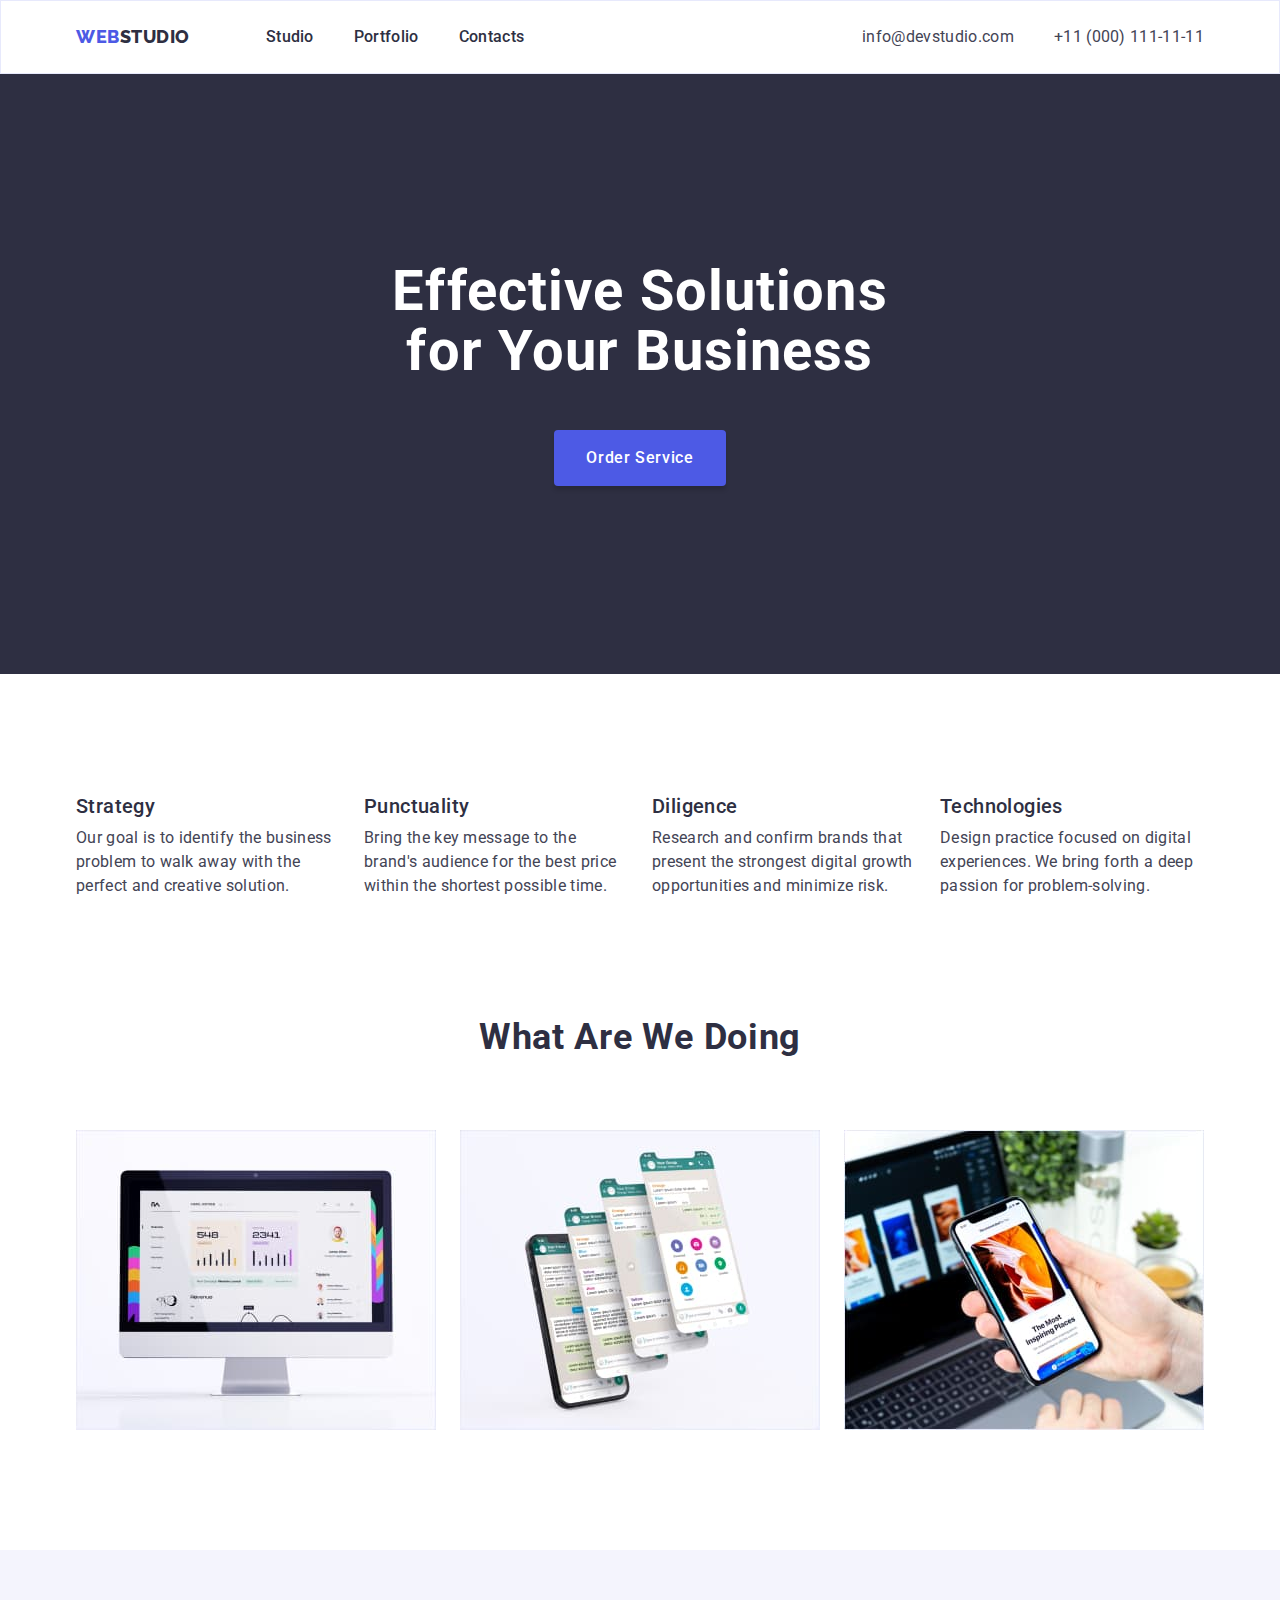
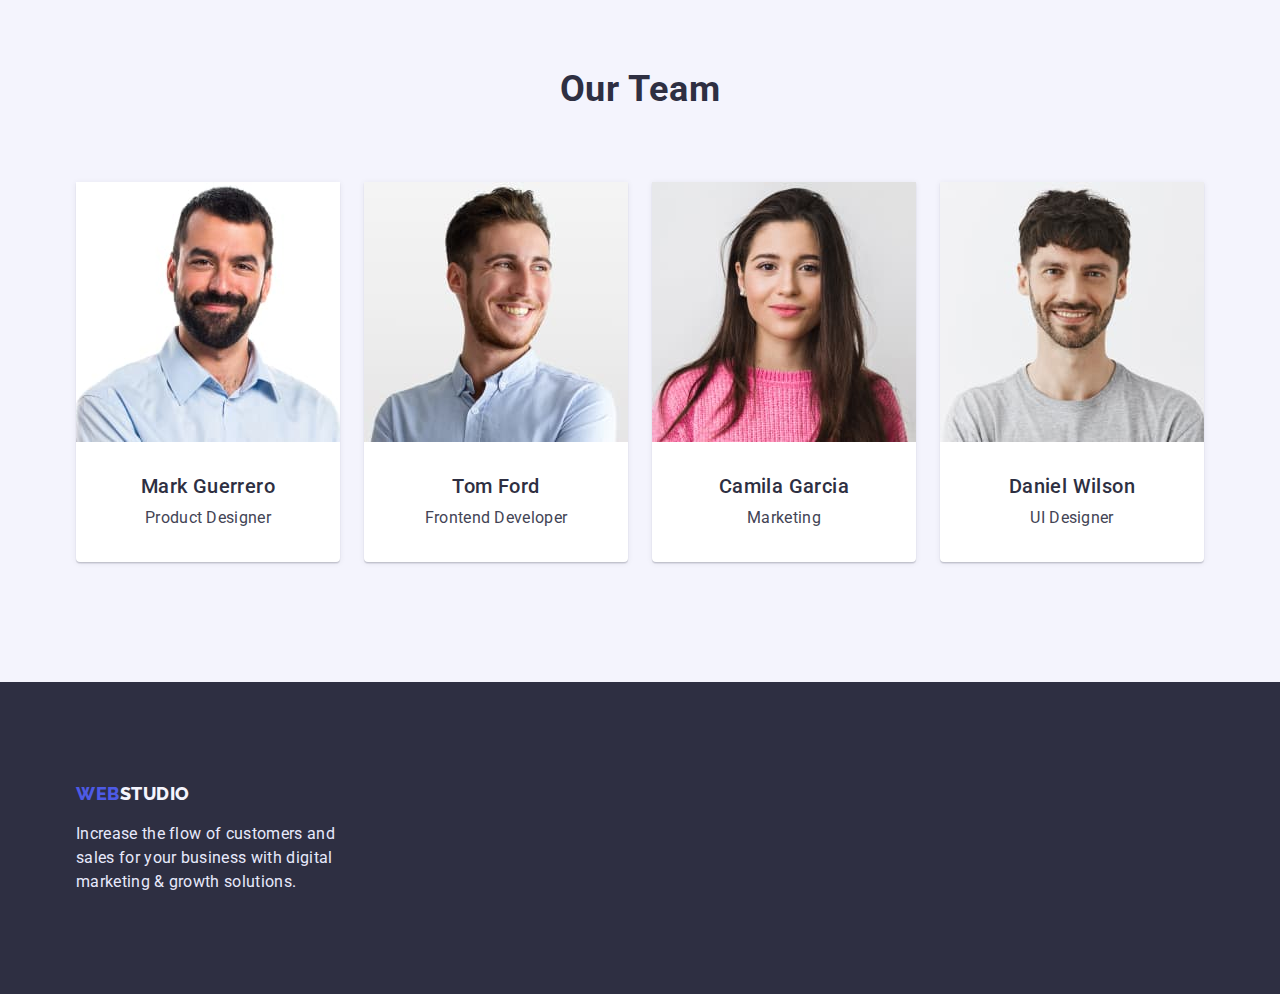
<file: index.html>
<!DOCTYPE html>

<html lang="en">
  <head>
    <meta charset="UTF-8" />
    <meta http-equiv="X-UA-Compatible" content="IE=edge" />
    <meta name="viewport" content="width=device-width, initial-scale=1.0" />
    <title>Web Studio</title>
    <meta name="description" content="Effective Solutions for Your Business" />
    <link rel="preconnect" href="https://fonts.googleapis.com" />
    <link rel="preconnect" href="https://fonts.gstatic.com" crossorigin />
    <link
      rel="stylesheet"
      href="https://fonts.googleapis.com/css2?family=Raleway:wght@800&family=Roboto:wght@400;500;700;900&display=swap"
    />
    <link
      rel="stylesheet"
      href="https://cdn.jsdelivr.net/npm/modern-normalize@1.1.0/modern-normalize.min.css"
    />
    <link rel="stylesheet" href="./css/styles.css" />
  </head>

  <body>
    <!-- =====##### *HEADER* #####===== -->
    <header class="header">
      <div class="container header-container">
        <!-- The logo & Main navigation -->
        <nav class="menu">
          <a class="logo link" href="./index.html"
            >Web<span class="logo-theme-light">Studio</span></a
          >
          <ul class="list menu">
            <li class="menu-item"><a class="menu-link link" href="./index.html">Studio</a></li>
            <li class="menu-item">
              <a class="menu-link link" href="./portfolio.html">Portfolio</a>
            </li>
            <li class="menu-item"><a class="menu-link link" href="#">Contacts</a></li>
          </ul>
        </nav>

        <!-- Contacts -->
        <address>
          <ul class="list address-container">
            <li class="contact-item">
              <a class="contact link" href="mailto:info@devstudio.com">info@devstudio.com</a>
            </li>
            <li class="contact-item">
              <a class="contact link" href="tel:+11(000)111-11-11"> +11 (000) 111-11-11</a>
            </li>
          </ul>
        </address>
      </div>
    </header>

    <!-- =====##### *MAIN* #####===== -->
    <main>
      <!-- Hero-image section -->
      <section class="hero">
        <div class="container">
          <h1 class="hero-title">Effective Solutions for Your Business</h1>
          <button class="hero-button" type="button">Order Service</button>
        </div>
      </section>

      <!-- Section 1 -->
      <!-- Part 1 (Оur features/Principles of work) -->
      <section class="feature section">
        <div class="container">
          <h2 class="visually-hidden">Our Features</h2>
          <ul class="list features-container">
            <li>
              <div class="article">
                <h3 class="title">Strategy</h3>
                <p class="text">
                  Our goal is to identify the business problem to walk away with the perfect and
                  creative solution.
                </p>
              </div>
            </li>
            <li>
              <div class="article">
                <h3 class="title">Punctuality</h3>
                <p class="text">
                  Bring the key message to the brand's audience for the best price within the
                  shortest possible time.
                </p>
              </div>
            </li>
            <li>
              <div class="article">
                <h3 class="title">Diligence</h3>
                <p class="text">
                  Research and confirm brands that present the strongest digital growth
                  opportunities and minimize risk.
                </p>
              </div>
            </li>
            <li>
              <div class="article">
                <h3 class="title">Technologies</h3>
                <p class="text">
                  Design practice focused on digital experiences. We bring forth a deep passion for
                  problem-solving.
                </p>
              </div>
            </li>
          </ul>
        </div>

        <!-- Part 2 (What are we doing/Company activities definition) -->
        <div class="container">
          <h2 class="subtitle">What are we doing</h2>
          <ul class="list definition-container">
            <li>
              <img
                src="./images/what-are-we-doing/img-1.jpg"
                alt="a computer monitor"
                width="360"
                height="300"
              />
            </li>
            <li>
              <img
                src="./images/what-are-we-doing/img-2.jpg"
                alt="the types of phones screens"
                width="360"
                height="300"
              />
            </li>
            <li>
              <img
                src="./images/what-are-we-doing/img-3.jpg"
                alt="phone with colorful screen"
                width="360"
                height="300"
              />
            </li>
          </ul>
        </div>
      </section>

      <!-- Section 2 (Our team) -->
      <section class="team section">
        <h2 class="subtitle">Our Team</h2>
        <div class="container">
          <ul class="list team-container">
            <li>
              <div class="team-card">
                <img
                  src="./images/our-team/img1-mark-guerrero.jpg"
                  alt="Photo of Mark Guerrero"
                  width="264"
                  height="260"
                />
                <div class="unit-name">
                  <h3 class="team-card-title">Mark Guerrero</h3>
                  <p class="team-card-text">Product Designer</p>
                </div>
              </div>
            </li>
            <li>
              <div class="team-card">
                <img
                  src="./images/our-team/img2-tom-ford.jpg"
                  alt="Photo of Tom Ford"
                  width="264"
                  height="260"
                />
                <div class="unit-name">
                  <h3 class="team-card-title">Tom Ford</h3>
                  <p class="team-card-text">Frontend Developer</p>
                </div>
              </div>
            </li>
            <li>
              <div class="team-card">
                <img
                  src="./images/our-team/img3-camila-garcia.jpg"
                  alt="Photo of Camila Garcia"
                  width="264"
                  height="260"
                />
                <div class="unit-name">
                  <h3 class="team-card-title">Camila Garcia</h3>
                  <p class="team-card-text">Marketing</p>
                </div>
              </div>
            </li>
            <li>
              <div class="team-card">
                <img
                  src="./images/our-team/img4-daniel-wilson.jpg"
                  alt="Photo of Daniel Wilson"
                  width="264"
                  height="260"
                />
                <div class="unit-name">
                  <h3 class="team-card-title">Daniel Wilson</h3>
                  <p class="team-card-text">UI Designer</p>
                </div>
              </div>
            </li>
          </ul>
        </div>
      </section>
    </main>

    <!-- =====##### *FOOTER* #####===== -->
    <footer class="footer">
      <div class="container">
        <a class="logo link" href="">Web<span class="logo-theme-dark">Studio</span></a>
        <p class="footer-text">
          Increase the flow of customers and sales for your business with digital marketing & growth
          solutions.
        </p>
      </div>
    </footer>
  </body>
</html>
</file>
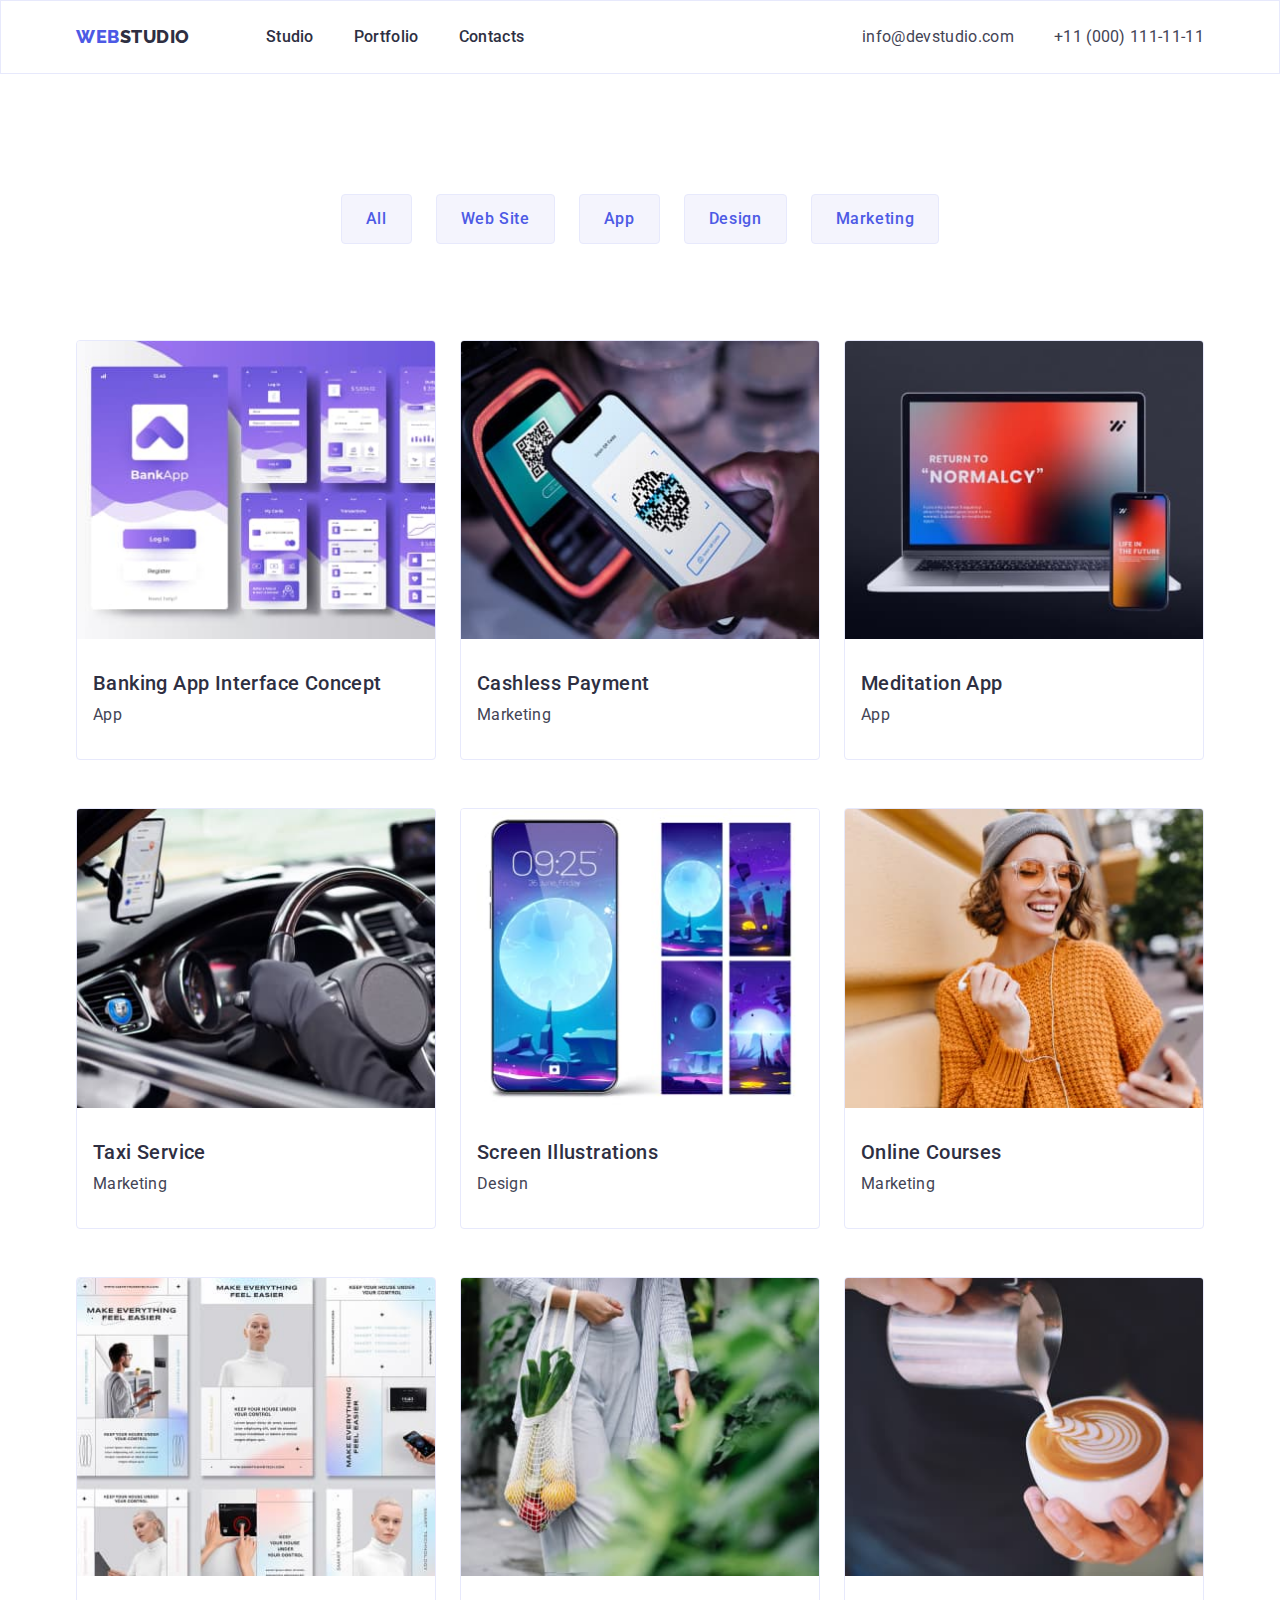
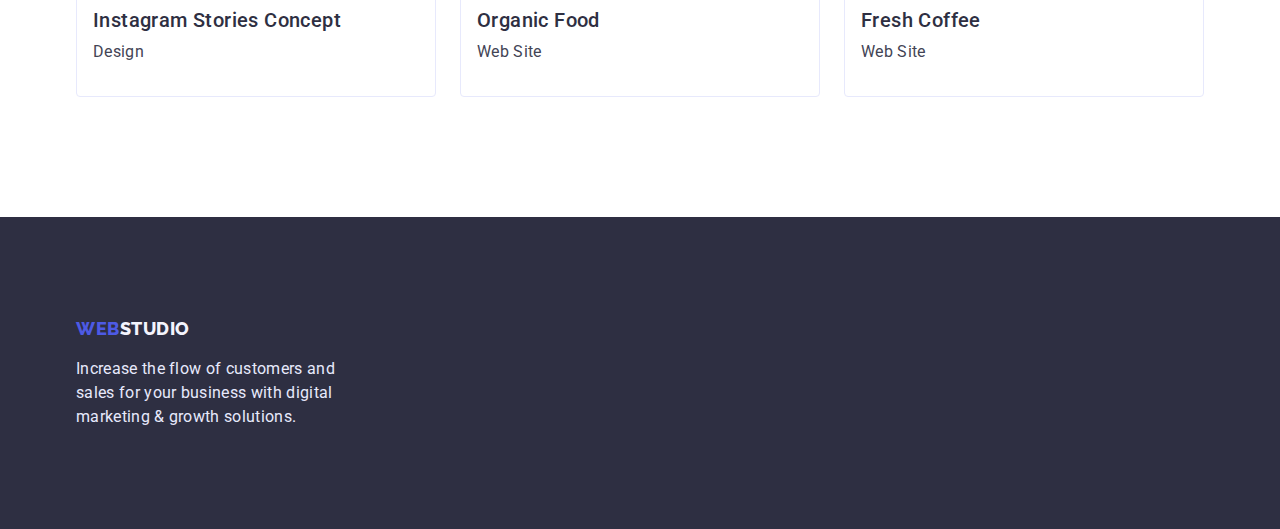
<file: portfolio.html>
<!DOCTYPE html>

<html lang="en">
  <head>
    <meta charset="UTF-8" />
    <meta http-equiv="X-UA-Compatible" content="IE=edge" />
    <meta name="viewport" content="width=device-width, initial-scale=1.0" />
    <title>Portfolio</title>
    <link rel="preconnect" href="https://fonts.googleapis.com" />
    <link rel="preconnect" href="https://fonts.gstatic.com" crossorigin />
    <link
      rel="stylesheet"
      href="https://fonts.googleapis.com/css2?family=Raleway:wght@800&family=Roboto:wght@400;500;700;900&display=swap"
    />
    <link
      rel="stylesheet"
      href="https://cdn.jsdelivr.net/npm/modern-normalize@1.1.0/modern-normalize.min.css"
    />
    <link rel="stylesheet" href="./css/styles.css" />
  </head>

  <body>
    <!-- =====##### *HEADER* #####===== -->
    <header class="header">
      <div class="container header-container">
        <!-- The logo & Main navigation -->
        <nav class="menu">
          <a class="logo link" href="./index.html"
            >Web<span class="logo-theme-light">Studio</span></a
          >
          <ul class="list menu">
            <li class="menu-item"><a class="menu-link link" href="./index.html">Studio</a></li>
            <li class="menu-item">
              <a class="menu-link link" href="./portfolio.html">Portfolio</a>
            </li>
            <li class="menu-item"><a class="menu-link link" href="#">Contacts</a></li>
          </ul>
        </nav>

        <!-- Contacts -->
        <address>
          <ul class="list address-container">
            <li class="contact-item">
              <a class="contact link" href="mailto:info@devstudio.com">info@devstudio.com</a>
            </li>
            <li class="contact-item">
              <a class="contact link" href="tel:+11(000)111-11-11"> +11 (000) 111-11-11</a>
            </li>
          </ul>
        </address>
      </div>
    </header>

    <!-- =====##### *MAIN* #####===== -->
    <main>
      <section class="section">
        <div class="container">
          <h1 class="visually-hidden">Portfolio</h1>

          <!--Filters-->
          <ul class="list button-container">
            <li><button class="filter-button" type="button">All</button></li>
            <li><button class="filter-button" type="button">Web Site</button></li>
            <li><button class="filter-button" type="button">App</button></li>
            <li><button class="filter-button" type="button">Design</button></li>
            <li><button class="filter-button" type="button">Marketing</button></li>
          </ul>

          <!--Content Cards (Examples of content)-->
          <ul class="list card-container">
            <li class="card-item">
              <article class="card">
                <div>
                  <img
                    src="./images/pirtfolio-card-content/img-1.jpg"
                    alt="example of banking app design"
                  />
                </div>
                <div class="card-content">
                  <h2 class="title">Banking App Interface Concept</h2>
                  <p class="text">App</p>
                </div>
              </article>
            </li>
            <li class="card-item">
              <article class="card">
                <div>
                  <img
                    src="./images/pirtfolio-card-content/img-2.jpg"
                    alt="mobile type of cashless payments and digital wallets"
                  />
                </div>
                <div class="card-content">
                  <h2 class="title">Cashless Payment</h2>
                  <p class="text">Marketing</p>
                </div>
              </article>
            </li>
            <li class="card-item">
              <article class="card">
                <div>
                  <img
                    src="./images/pirtfolio-card-content/img-3.jpg"
                    alt="example of meditation app design for laptops and mobile phones"
                  />
                </div>
                <div class="card-content">
                  <h2 class="title">Meditation App</h2>
                  <p class="text">App</p>
                </div>
              </article>
            </li>
            <li class="card-item">
              <article class="card">
                <div>
                  <img
                    src="./images/pirtfolio-card-content/img-4.jpg"
                    alt="the driver holds the steering wheel of the car"
                  />
                </div>
                <div class="card-content">
                  <h2 class="title">Taxi Service</h2>
                  <p class="text">Marketing</p>
                </div>
              </article>
            </li>
            <li class="card-item">
              <article class="card">
                <div>
                  <img
                    src="./images/pirtfolio-card-content/img-5.jpg"
                    alt="examples of animated phone wallpapers"
                  />
                </div>
                <div class="card-content">
                  <h2 class="title">Screen Illustrations</h2>
                  <p class="text">Design</p>
                </div>
              </article>
            </li>
            <li class="card-item">
              <article class="card">
                <div>
                  <img
                    src="./images/pirtfolio-card-content/img-6.jpg"
                    alt="smiling girl whith mobile phone"
                  />
                </div>
                <div class="card-content">
                  <h2 class="title">Online Courses</h2>
                  <p class="text">Marketing</p>
                </div>
              </article>
            </li>
            <li class="card-item">
              <article class="card">
                <div>
                  <img
                    src="./images/pirtfolio-card-content/img-7.jpg"
                    alt="examples of insanely creative instagram stories"
                  />
                </div>
                <div class="card-content">
                  <h2 class="title">Instagram Stories Concept</h2>
                  <p class="text">Design</p>
                </div>
              </article>
            </li>
            <li class="card-item">
              <article class="card">
                <div>
                  <img
                    src="./images/pirtfolio-card-content/img-8.jpg"
                    alt="a woman is carrying a bag with vegetables"
                  />
                </div>
                <div class="card-content">
                  <h2 class="title">Organic Food</h2>
                  <p class="text">Web Site</p>
                </div>
              </article>
            </li>
            <li class="card-item">
              <article class="card">
                <div>
                  <img
                    src="./images/pirtfolio-card-content/img-9.jpg"
                    alt="barista makes coffee with milk"
                  />
                </div>
                <div class="card-content">
                  <h2 class="title">Fresh Coffee</h2>
                  <p class="text">Web Site</p>
                </div>
              </article>
            </li>
          </ul>
        </div>
      </section>
    </main>

    <!-- =====##### *FOOTER* #####===== -->
    <footer class="footer">
      <div class="container">
        <a class="logo link" href="">Web<span class="logo-theme-dark">Studio</span></a>
        <p class="footer-text">
          Increase the flow of customers and sales for your business with digital marketing & growth
          solutions.
        </p>
      </div>
    </footer>
  </body>
</html>
</file>
<file: css/styles.css>
/* =====##### *CSS-змінні* #####===== */

:root {
  /* === Selection Colors === */
  --color-iris: #4d5ae5;
  --color-ocean: #404bbf;
  --color-navy-blue: #2e2f42;
  --color-slate: #434455;
  --color-cornflower: #e7e9fc;
  --color-cloud: #f4f4fd;
  --color-white: #ffffff;
  --color-black: #000000;

  /* === Fonts === */
  --primary-font: 'Roboto', sans-serif;
  --secondary-font: 'Raleway', sans-serif;

  /* === Text Colors === */
  --primary-text-color: #2e2f42;
  --secondary-text-color: #434455;
  --footer-text-color: #e7e9fc;

  /* === Background Colors ===*/
  --background-light-color: #ffffff;
  --backgraund-grey-color: #f4f4fd;
  --backgraund-dark-color: #2e2f42;
}

/* Скидання дефолтних стилів від браузера */

h1,
h2,
h3,
p {
  margin-top: 0;
  margin-bottom: 0;
}

ul {
  margin-top: 0;
  margin-bottom: 0;
  padding-left: 0;
}

img {
  display: block;
  max-width: 100%;
  height: auto;
}

.list {
  list-style: none;
}

.link {
  text-decoration: none;
}

.visually-hidden {
  position: absolute;
  width: 1px;
  height: 1px;
  margin: -1px;
  border: 0;
  padding: 0;

  white-space: nowrap;
  clip-path: inset(100%);
  clip: rect(0 0 0 0);
  overflow: hidden;
}

body {
  font-family: var(--primary-font);
  color: var(--primary-text-color);
}

/* Допоміжний контейнер та клас */

.container {
  max-width: 1158px;
  padding-left: 15px;
  padding-right: 15px;
  margin-left: auto;
  margin-right: auto;
}

.section {
  padding-top: 120px;
  padding-bottom: 120px;
}

/* =====##### *HEADER* #####===== */

.header {
  padding-top: 24px;
  padding-bottom: 24px;
  border: 1px solid var(--color-cornflower);
  background-color: var(--background-light-color);
}

.header-container {
  display: flex;
  align-items: center;
  justify-content: space-between;
}

/* -- The logo & Main navigation -- */

.menu {
  display: flex;
  align-items: center;
}

.logo {
  font-family: var(--secondary-font);
  font-weight: 800;
  font-size: 18px;
  line-height: 1.33;
  letter-spacing: 0.03em;
  text-transform: uppercase;
  color: var(--color-iris);

  margin-right: 76px;
}
.logo-theme-light {
  color: var(--color-navy-blue);
}
.logo-theme-dark {
  color: var(--color-cloud);
}

.menu-item:not(:last-child) {
  margin-right: 40px;
}

.menu-link {
  font-weight: 500;
  font-size: 16px;
  line-height: 1.5;
  letter-spacing: 0.02em;
  color: var(--color-navy-blue);
}
.menu-link:hover,
.menu-link:focus {
  color: var(--color-ocean);
}

/* -- Contacts -- */

.address-container {
  display: flex;
  align-items: center;
}

.contact-item:not(:last-child) {
  margin-right: 40px;
}

.contact {
  font-style: normal;
  font-size: 16px;
  line-height: 1.5;
  letter-spacing: 0.02em;
  color: var(--color-slate);
}
.contact:hover,
.contact:focus {
  color: var(--color-ocean);
}

/* =====##### *MAIN* #####===== */

/* -- Hero-image section -- */

.hero {
  background-color: var(--backgraund-dark-color);
  padding: 188px 0px;
}

.hero-title {
  font-size: 56px;
  line-height: 1.07;
  text-align: center;
  letter-spacing: 0.02em;
  color: var(--color-white);

  width: 500px;
  margin-right: auto;
  margin-bottom: 48px;
  margin-left: auto;
}

.hero-button {
  font-family: var(--primary-font);
  font-weight: 500;
  font-size: 16px;
  line-height: 1.5;
  letter-spacing: 0.04em;
  color: var(--color-white);
  background-color: var(--color-iris);

  padding: 16px 32px;
  margin-right: auto;
  margin-left: auto;

  border: none;
  border-radius: 4px;
  box-shadow: 0px 4px 4px rgba(0, 0, 0, 0.15);
  cursor: pointer;

  display: block;
}
.hero-button:hover,
.hero-button:focus {
  background-color: var(--color-ocean);
}

/* -- Sections -- */

.feature {
  background-color: var(--background-light-color);
}

.features-container {
  display: flex;
  align-items: center;
  gap: 24px;
}

.article {
  margin-bottom: 120px;
}

.definition-container {
  display: flex;
  align-items: center;
  gap: 24px;
}

.team {
  background-color: var(--backgraund-grey-color);
}
.team-container {
  display: flex;
  align-items: center;
  flex-wrap: wrap;
  gap: 24px;
}
.team-card {
  justify-content: center;
  align-items: center;
  padding: 0px 0px 32px;
  gap: 32px;
  background: var(--color-white);
  box-shadow: 0px 1px 6px rgba(46, 47, 66, 0.08), 0px 1px 1px rgba(46, 47, 66, 0.16),
    0px 2px 1px rgba(46, 47, 66, 0.08);
  border-radius: 0px 0px 4px 4px;
}

.unit-name {
  padding-top: 32px;
}

.team-card-title {
  font-weight: 500;
  font-size: 20px;
  line-height: 1.2;
  letter-spacing: 0.02em;
  margin-bottom: 8px;
  text-align: center;
}

.team-card-text {
  text-align: center;
  width: 264px;
  font-size: 16px;
  line-height: 1.5;
  letter-spacing: 0.02em;
  color: var(--secondary-text-color);
}

.filter-button {
  font-family: var(--primary-font);
  font-weight: 500;
  font-size: 16px;
  line-height: 1.5;
  letter-spacing: 0.04em;
  color: var(--color-iris);
  background-color: var(--color-cloud);

  padding-top: 12px;
  padding-right: 24px;
  padding-bottom: 12px;
  padding-left: 24px;

  border: 1px solid var(--color-cornflower);
  border-radius: 4px;
  cursor: pointer;
}
.filter-button:hover,
.filter-button:focus {
  color: var(--color-white);
  background-color: var(--color-ocean);
}

.button-container {
  display: flex;
  align-items: center;
  gap: 24px;
  margin-bottom: 72px;
  justify-content: center;
}

.card-container {
  padding: 0;
  margin: 0;
  display: flex;
  flex-wrap: wrap;

  margin-left: calc(-1 * 24px);
  margin-top: calc(-1 * 24px);
}

.card-item {
  flex-basis: calc(100% / 3 - 24px);
  margin-left: 24px;
  margin-top: 48px;
}

.card {
  border: 1px solid var(--color-cornflower);
  border-radius: 4px;
  overflow: hidden;
}

.card-content {
  padding-top: 32px;
  padding-bottom: 32px;
  padding-left: 16px;
}

.subtitle {
  font-size: 36px;
  line-height: 1.11;
  text-align: center;
  letter-spacing: 0.02em;
  text-transform: capitalize;
  margin-bottom: 72px;
}

.title {
  font-weight: 500;
  font-size: 20px;
  line-height: 1.2;
  letter-spacing: 0.02em;
  margin-bottom: 8px;
}

.text {
  width: 264px;
  font-size: 16px;
  line-height: 1.5;
  letter-spacing: 0.02em;
  color: var(--secondary-text-color);
}

/* =====##### *FOOTER* #####===== */

.footer {
  padding-top: 100px;
  padding-bottom: 100px;
  background-color: var(--backgraund-dark-color);
}

.footer-text {
  font-size: 16px;
  line-height: 1.5;
  letter-spacing: 0.02em;
  width: 264px;
  margin-top: 16px;
  color: var(--footer-text-color);
}
</file>
